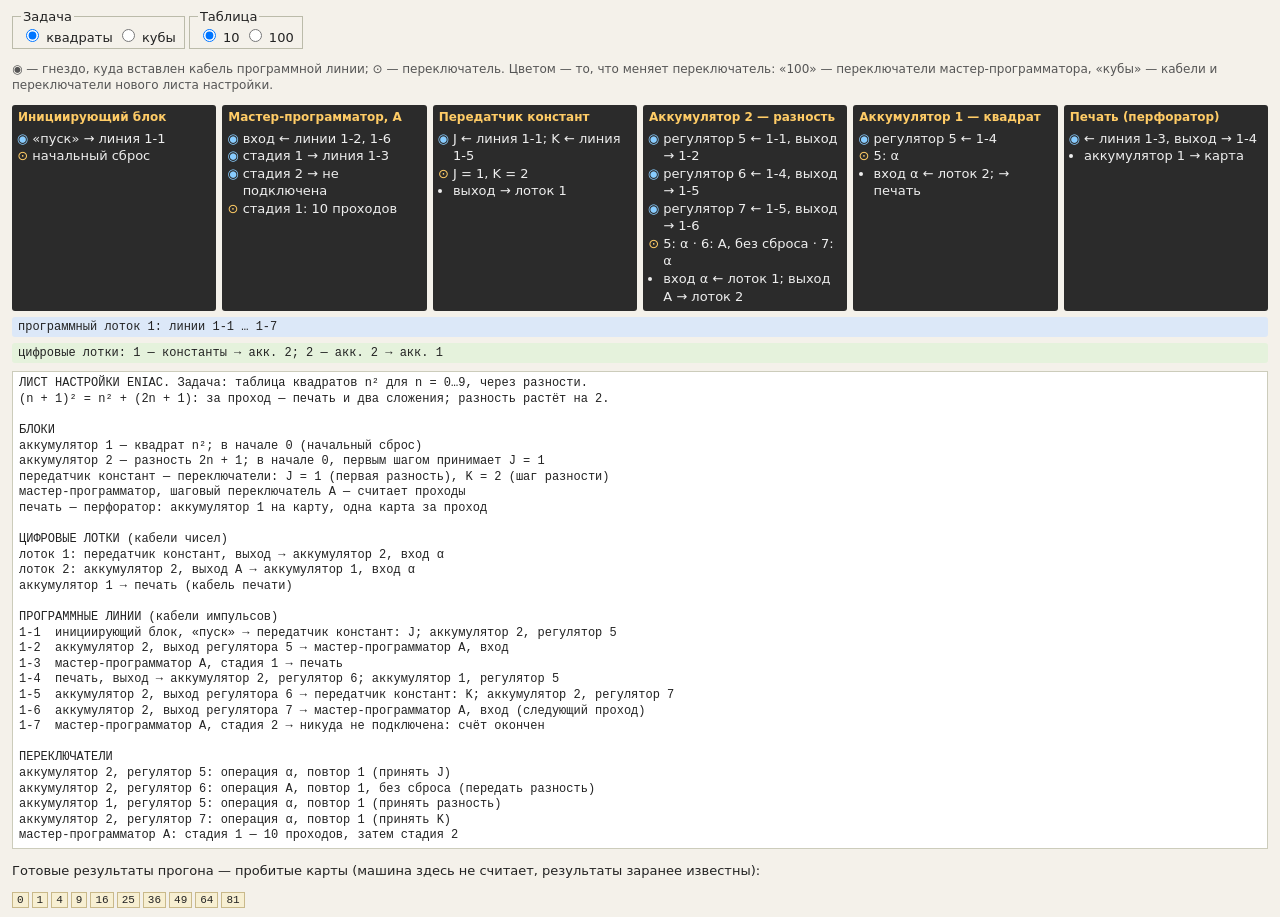
<file: src/TimeSlices.Web/Content/slices/cpu-cycle/examples/squares/implementations/eniac-1946/index.html>
<!DOCTYPE html>
<!-- Средство визуализации, не код эпохи: схема панелей ENIAC для задач «таблица квадратов» и «таблица кубов».
     Машина не эмулируется — показаны листы настройки и готовые результаты прогона (CLAUDE.md, ADR 0007).
     Показываемый код — code/setup-sheet.txt и code/setup-sheet-cubes.txt; их копии ниже (id="sheet", id="sheetCubes")
     должны совпадать с ними дословно (ADR 0006). -->
<html lang="ru">
<head>
<meta charset="utf-8">
<title>Таблица квадратов: ENIAC, 1946</title>
<style>
  body { margin: 0; padding: 8px 12px; font: 13px/1.35 system-ui, sans-serif; background: #f4f1ea; color: #222; }
  #controls { margin: 0 0 8px; }
  fieldset { display: inline; border: 1px solid #bba; padding: 0 8px 2px; margin: 0; }
  #panels { display: flex; flex-wrap: wrap; gap: 6px; }
  .panel { flex: 1 1 10.5em; background: #2b2b2b; color: #eee; border-radius: 3px; padding: 4px 6px 6px; }
  .panel h3 { margin: 0 0 4px; font-size: 12px; color: #fc6; }
  .panel ul { margin: 0; padding-left: 1.1em; }
  .panel li.jack::marker { content: "◉ "; color: #8cf; }
  .panel li.switch::marker { content: "⊙ "; color: #fc6; }
  .panel .changed { background: #c05a00; color: #fff; }
  .tray { margin: 6px 0 0; padding: 3px 6px; border-radius: 3px; font: 12px monospace; }
  .tray.program { background: #dce8f8; }
  .tray.digit { background: #e5f2dc; }
  .tray.changed { outline: 2px solid #c05a00; }
  #sheet-view { font: 12px/1.3 monospace; background: #fff; border: 1px solid #ccb; padding: 4px 6px; margin: 8px 0; white-space: pre-wrap; }
  #sheet-view span { display: block; }
  #sheet-view .changed { background: #ffd9a8; }
  #cards { display: flex; flex-wrap: wrap; gap: 3px; font: 11px monospace; }
  #cards span { background: #f7efd2; border: 1px solid #c9b98a; padding: 1px 4px; }
  #summary { margin: 4px 0; }
  .legend { color: #555; font-size: 12px; }
</style>
</head>
<body>
<div id="controls">
  <fieldset><legend>Задача</legend>
    <label><input type="radio" name="task" value="squares" checked> квадраты</label>
    <label><input type="radio" name="task" value="cubes"> кубы</label>
  </fieldset>
  <fieldset><legend>Таблица</legend>
    <label><input type="radio" name="n" value="10" checked> 10</label>
    <label><input type="radio" name="n" value="100"> 100</label>
  </fieldset>
  <span id="summary" aria-live="polite"></span>
</div>
<p class="legend">◉ — гнездо, куда вставлен кабель программной линии; ⊙ — переключатель. Цветом — то, что меняет переключатель:
  «100» — переключатели мастер-программатора, «кубы» — кабели и переключатели нового листа настройки.</p>
<div id="panels"></div>
<div class="tray program" id="tray-program"></div>
<div class="tray digit" id="tray-digit"></div>
<div id="sheet-view" aria-label="Лист настройки"></div>
<p>Готовые результаты прогона — пробитые карты (машина здесь не считает, результаты заранее известны):</p>
<div id="cards"></div>
<script type="text/plain" id="sheet" data-code="code/setup-sheet.txt">ЛИСТ НАСТРОЙКИ ENIAC. Задача: таблица квадратов n² для n = 0…9, через разности.
(n + 1)² = n² + (2n + 1): за проход — печать и два сложения; разность растёт на 2.

БЛОКИ
аккумулятор 1 — квадрат n²; в начале 0 (начальный сброс)
аккумулятор 2 — разность 2n + 1; в начале 0, первым шагом принимает J = 1
передатчик констант — переключатели: J = 1 (первая разность), K = 2 (шаг разности)
мастер-программатор, шаговый переключатель A — считает проходы
печать — перфоратор: аккумулятор 1 на карту, одна карта за проход

ЦИФРОВЫЕ ЛОТКИ (кабели чисел)
лоток 1: передатчик констант, выход → аккумулятор 2, вход α
лоток 2: аккумулятор 2, выход A → аккумулятор 1, вход α
аккумулятор 1 → печать (кабель печати)

ПРОГРАММНЫЕ ЛИНИИ (кабели импульсов)
1-1  инициирующий блок, «пуск» → передатчик констант: J; аккумулятор 2, регулятор 5
1-2  аккумулятор 2, выход регулятора 5 → мастер-программатор A, вход
1-3  мастер-программатор A, стадия 1 → печать
1-4  печать, выход → аккумулятор 2, регулятор 6; аккумулятор 1, регулятор 5
1-5  аккумулятор 2, выход регулятора 6 → передатчик констант: K; аккумулятор 2, регулятор 7
1-6  аккумулятор 2, выход регулятора 7 → мастер-программатор A, вход (следующий проход)
1-7  мастер-программатор A, стадия 2 → никуда не подключена: счёт окончен

ПЕРЕКЛЮЧАТЕЛИ
аккумулятор 2, регулятор 5: операция α, повтор 1 (принять J)
аккумулятор 2, регулятор 6: операция A, повтор 1, без сброса (передать разность)
аккумулятор 1, регулятор 5: операция α, повтор 1 (принять разность)
аккумулятор 2, регулятор 7: операция α, повтор 1 (принять K)
мастер-программатор A: стадия 1 — 10 проходов, затем стадия 2
</script>
<script type="text/plain" id="sheetCubes" data-code="code/setup-sheet-cubes.txt">ЛИСТ НАСТРОЙКИ ENIAC. Задача: таблица кубов n³ для n = 0…9, через разности.
(n + 1)³ = n³ + d1, d1 += d2, d2 += 6: за проход — печать и три сложения.

БЛОКИ
аккумулятор 1 — куб n³; в начале 0 (начальный сброс)
аккумулятор 2 — первая разность d1; в начале 0, первым шагом принимает J = 1
аккумулятор 3 — вторая разность d2; в начале 0, вторым шагом принимает K = 6
передатчик констант — переключатели: J = 1 (первая d1), K = 6 (первая d2 и шаг d2)
мастер-программатор, шаговый переключатель A — считает проходы
печать — перфоратор: аккумулятор 1 на карту, одна карта за проход

ЦИФРОВЫЕ ЛОТКИ (кабели чисел)
лоток 1: передатчик констант, выход → аккумулятор 2, вход α; аккумулятор 3, вход α
лоток 2: аккумулятор 2, выход A → аккумулятор 1, вход α
лоток 3: аккумулятор 3, выход A → аккумулятор 2, вход β
аккумулятор 1 → печать (кабель печати)

ПРОГРАММНЫЕ ЛИНИИ (кабели импульсов)
1-1  инициирующий блок, «пуск» → передатчик констант: J; аккумулятор 2, регулятор 5
1-2  аккумулятор 2, выход регулятора 5 → передатчик констант: K; аккумулятор 3, регулятор 5
1-3  аккумулятор 3, выход регулятора 5 → мастер-программатор A, вход
1-4  мастер-программатор A, стадия 1 → печать
1-5  печать, выход → аккумулятор 2, регулятор 6; аккумулятор 1, регулятор 5
1-6  аккумулятор 2, выход регулятора 6 → аккумулятор 3, регулятор 6; аккумулятор 2, регулятор 7
1-7  аккумулятор 3, выход регулятора 6 → передатчик констант: K; аккумулятор 3, регулятор 7
1-8  аккумулятор 3, выход регулятора 7 → мастер-программатор A, вход (следующий проход)
1-9  мастер-программатор A, стадия 2 → никуда не подключена: счёт окончен

ПЕРЕКЛЮЧАТЕЛИ
аккумулятор 2, регулятор 5: операция α, повтор 1 (принять J)
аккумулятор 2, регулятор 6: операция A, повтор 1, без сброса (передать d1)
аккумулятор 1, регулятор 5: операция α, повтор 1 (принять d1)
аккумулятор 3, регулятор 5: операция α, повтор 1 (принять K)
аккумулятор 3, регулятор 6: операция A, повтор 1, без сброса (передать d2)
аккумулятор 2, регулятор 7: операция β, повтор 1 (принять d2)
аккумулятор 3, регулятор 7: операция α, повтор 1 (принять K)
мастер-программатор A: стадия 1 — 10 проходов, затем стадия 2
</script>
<script src="eniac.js"></script>
</body>
</html>
</file>
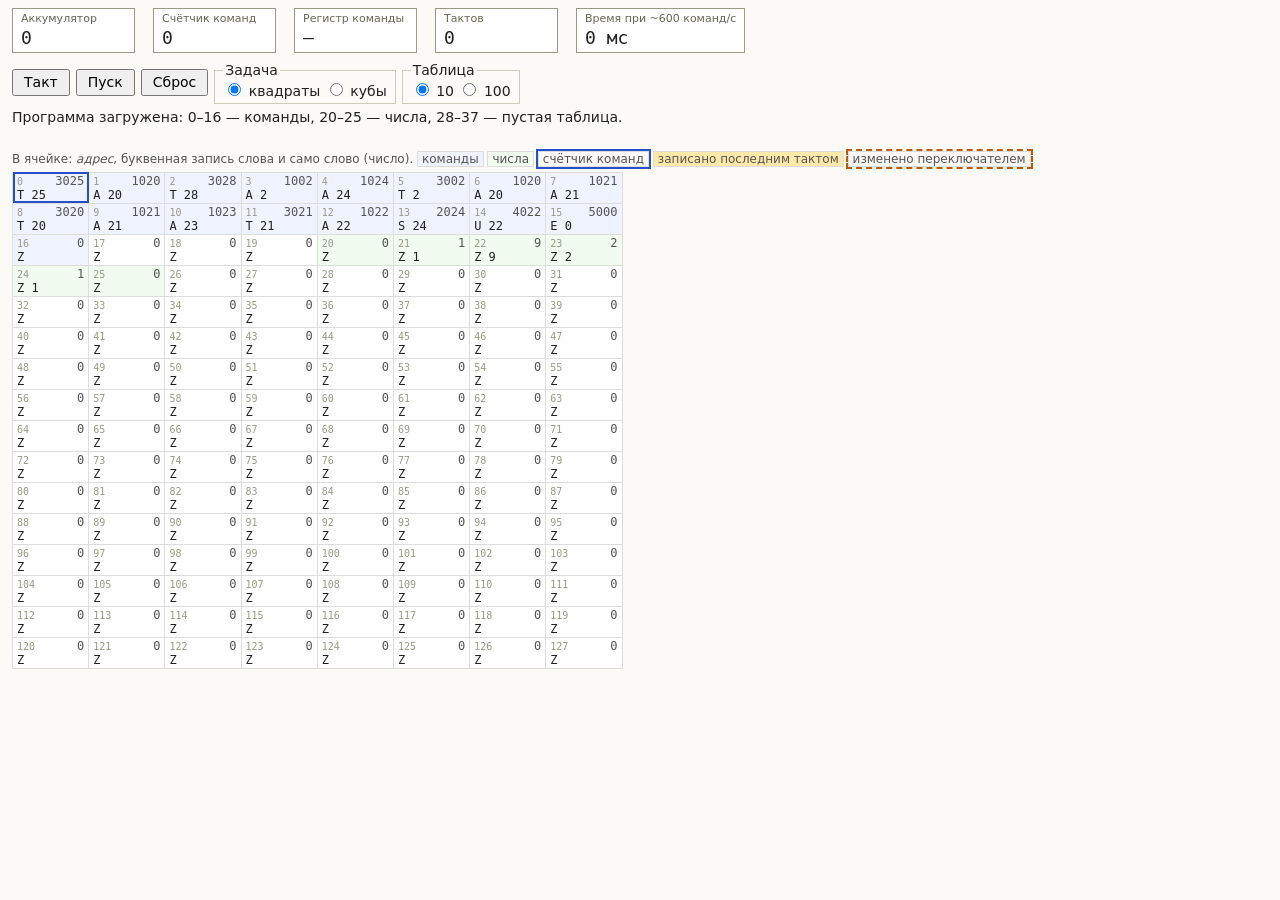
<file: src/TimeSlices.Web/Content/slices/cpu-cycle/examples/squares/implementations/stored-program-1949/index.html>
<!DOCTYPE html>
<!-- Средство визуализации, не код эпохи: учебная машина с хранимой программой (не EDSAC и не эмуляция
     настоящей машины, CLAUDE.md). Показываемый код — code/squares.txt и code/cubes.txt; их копии ниже
     (id="program", id="cubes") должны совпадать с ними дословно (ADR 0006): машина загружает память из этих копий. -->
<html lang="ru">
<head>
<meta charset="utf-8">
<title>Таблица квадратов: учебная машина, 1949</title>
<style>
  body { margin: 0; padding: 8px 12px; font: 14px/1.35 system-ui, sans-serif; background: #fbfaf6; color: #222; }
  #top { display: flex; flex-wrap: wrap; gap: 8px 18px; align-items: flex-end; }
  .reg { border: 1px solid #998; background: #fff; padding: 3px 8px; min-width: 7.5em; }
  .reg b { display: block; font-size: 11px; font-weight: normal; color: #665; }
  .reg span { font: 18px monospace; }
  #controls { display: flex; flex-wrap: wrap; gap: 6px; align-items: center; margin: 8px 0 4px; }
  button { font: inherit; padding: 2px 10px; }
  fieldset { display: inline; border: 1px solid #ccb; padding: 0 8px 2px; margin: 0; }
  #status { min-height: 2.7em; margin: 4px 0 6px; }
  #status.error { color: #a00; }
  #memory { border-collapse: collapse; font: 12px monospace; }
  #memory td { border: 1px solid #ddd; padding: 1px 4px; width: 5.6em; vertical-align: top; background: #fff; }
  #memory td i { font-style: normal; color: #998; font-size: 10px; }
  #memory td .w { color: #555; float: right; }
  #memory td.prog { background: #eef3ff; }
  #memory td.data { background: #f2fbef; }
  #memory td.pc { outline: 2px solid #2650c9; outline-offset: -2px; }
  #memory td.changed { background: #ffe9a8; }
  #memory td.toggled { outline: 2px dashed #c05a00; outline-offset: -2px; }
  #legend { font-size: 12px; color: #555; margin: 4px 0; }
  #legend span { padding: 0 4px; border: 1px solid #ddd; }
  #printer { font: 12px monospace; color: #333; }
</style>
</head>
<body>
<div id="top">
  <div class="reg"><b>Аккумулятор</b><span id="acc">0</span></div>
  <div class="reg"><b>Счётчик команд</b><span id="pc">0</span></div>
  <div class="reg"><b>Регистр команды</b><span id="ir">—</span></div>
  <div class="reg"><b>Тактов</b><span id="ticks">0</span></div>
  <div class="reg"><b>Время при ~600 команд/с</b><span id="time">0 мс</span></div>
</div>
<div id="controls">
  <button type="button" id="step">Такт</button>
  <button type="button" id="run">Пуск</button>
  <button type="button" id="reset">Сброс</button>
  <fieldset><legend>Задача</legend>
    <label><input type="radio" name="task" value="program" checked> квадраты</label>
    <label><input type="radio" name="task" value="cubes"> кубы</label>
  </fieldset>
  <fieldset><legend>Таблица</legend>
    <label><input type="radio" name="n" value="9" checked> 10</label>
    <label><input type="radio" name="n" value="99"> 100</label>
  </fieldset>
</div>
<p id="status" aria-live="polite"></p>
<p id="legend">В ячейке: <i>адрес</i>, буквенная запись слова и само слово (число).
  <span style="background:#eef3ff">команды</span> <span style="background:#f2fbef">числа</span>
  <span style="outline:2px solid #2650c9">счётчик команд</span> <span style="background:#ffe9a8">записано последним тактом</span>
  <span style="outline:2px dashed #c05a00">изменено переключателем</span></p>
<table id="memory" aria-label="Память: 128 ячеек"></table>
<p id="printer"></p>
<script type="text/plain" id="program" data-code="code/squares.txt">Таблица квадратов через разности: (n + 1)² = n² + (2n + 1). Только сложение.
Учебная машина: слово команды = код операции × 1000 + адрес.
Коды операций: Z 0, A 1, S 2, T 3, U 4, E 5, G 6, O 7.

Адрес  Команда  Слово  Смысл
    0  T 25      3025  очистить аккумулятор
    1  A 20      1020  взять текущий квадрат
    2  T 28      3028  записать в таблицу — эту команду программа меняет
    3  A 2       1002  взять саму команду из ячейки 2 как число
    4  A 24      1024  прибавить 1 — адрес в команде сдвинулся
    5  T 2       3002  вернуть команду на место: теперь T 29
    6  A 20      1020  квадрат += разность
    7  A 21      1021
    8  T 20      3020
    9  A 21      1021  разность += 2
   10  A 23      1023
   11  T 21      3021
   12  A 22      1022  счётчик −= 1
   13  S 24      2024
   14  U 22      4022
   15  E 0       5000  если счётчик ≥ 0 — следующий проход
   16  Z            0  стоп

Адрес  Число  Смысл
   20      0  текущий квадрат
   21      1  разность
   22      9  счётчик: N − 1 (10 квадратов — 9, 100 квадратов — 99)
   23      2  константа 2
   24      1  константа 1
   25      0  рабочая
28–37      0  таблица (для 100 квадратов — 28–127), в начале пустая
</script>
<script type="text/plain" id="cubes" data-code="code/cubes.txt">Таблица кубов через разности: куб += d1, d1 += d2, d2 += 6. Только сложение.
Учебная машина: слово команды = код операции × 1000 + адрес.
Коды операций: Z 0, A 1, S 2, T 3, U 4, E 5, G 6, O 7.

Адрес  Команда  Слово  Смысл
    0  T 25      3025  очистить аккумулятор
    1  A 20      1020  взять текущий куб
    2  T 28      3028  записать в таблицу — эту команду программа меняет
    3  A 2       1002  взять саму команду из ячейки 2 как число
    4  A 24      1024  прибавить 1 — адрес в команде сдвинулся
    5  T 2       3002  вернуть команду на место: теперь T 29
    6  A 20      1020  куб += d1
    7  A 21      1021
    8  T 20      3020
    9  A 21      1021  d1 += d2
   10  A 26      1026
   11  T 21      3021
   12  A 26      1026  d2 += 6
   13  A 23      1023
   14  T 26      3026
   15  A 22      1022  счётчик −= 1
   16  S 24      2024
   17  U 22      4022
   18  E 0       5000  если счётчик ≥ 0 — следующий проход
   19  Z            0  стоп

Адрес  Число  Смысл
   20      0  текущий куб
   21      1  d1 — первая разность
   22      9  счётчик: N − 1 (10 кубов — 9, 100 кубов — 99)
   23      6  константа 6
   24      1  константа 1
   25      0  рабочая
   26      6  d2 — вторая разность
28–37      0  таблица (для 100 кубов — 28–127), в начале пустая
</script>
<script src="machine.js"></script>
</body>
</html>
</file>
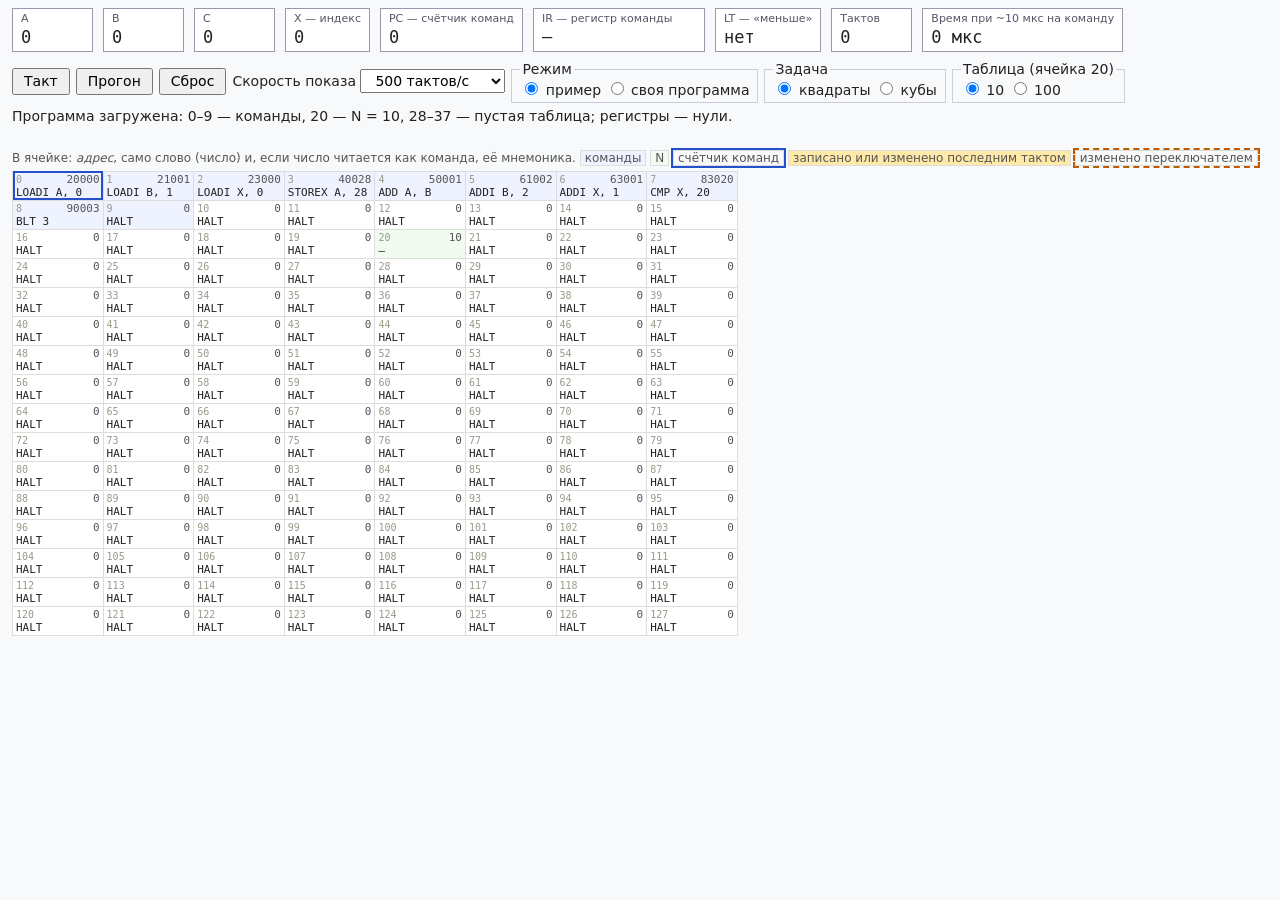
<file: src/TimeSlices.Web/Content/slices/eniac-1946/examples/squares/implementations/register-machine-1960/index.html>
<!DOCTYPE html>
<!-- Средство визуализации, не код эпохи: учебная машина с регистрами (docs/spec/register-machine.md; обобщённая
     машина около 1960 года, не эмуляция настоящей, CLAUDE.md). Показываемый код — code/squares.txt и code/cubes.txt;
     их копии ниже (id="squares", id="cubes") должны совпадать с ними дословно (ADR 0006): машина загружает память из этих копий. -->
<html lang="ru">
<head>
<meta charset="utf-8">
<title>Таблица квадратов: машина с регистрами, около 1960</title>
<style>
  body { margin: 0; padding: 8px 12px; font: 14px/1.35 system-ui, sans-serif; background: #f7f9fb; color: #222; }
  #top { display: flex; flex-wrap: wrap; gap: 6px 10px; align-items: flex-end; }
  .reg { border: 1px solid #99a; background: #fff; padding: 3px 8px; min-width: 4.5em; }
  .reg.wide { min-width: 11em; }
  .reg b { display: block; font-size: 11px; font-weight: normal; color: #556; }
  .reg span { font: 17px monospace; }
  .reg.changed { background: #ffe9a8; }
  #controls { display: flex; flex-wrap: wrap; gap: 6px; align-items: center; margin: 8px 0 4px; }
  button, select { font: inherit; padding: 2px 10px; }
  fieldset { display: inline; border: 1px solid #ccd; padding: 0 8px 2px; margin: 0; }
  #status { min-height: 2.7em; margin: 4px 0 6px; }
  #status.error { color: #a00; }
  #memory { border-collapse: collapse; font: 11px monospace; }
  #memory td { border: 1px solid #ddd; padding: 1px 3px; width: 7.6em; vertical-align: top; background: #fff; white-space: nowrap; }
  #memory td i { font-style: normal; color: #998; font-size: 10px; }
  #memory td .w { color: #555; float: right; }
  #memory td.prog { background: #eef3ff; }
  #memory td.data { background: #f2fbef; }
  #memory td.pc { outline: 2px solid #2650c9; outline-offset: -2px; }
  #memory td.changed { background: #ffe9a8; }
  #memory td.toggled { outline: 2px dashed #c05a00; outline-offset: -2px; }
  #legend { font-size: 12px; color: #555; margin: 4px 0; }
  #legend span { padding: 0 4px; border: 1px solid #ddd; }
  #example-switches { display: contents; }
  #example-switches[hidden] { display: none; }
  #own { margin: 6px 0; }
  #own textarea { display: block; width: 100%; max-width: 46em; box-sizing: border-box; font: 13px monospace; }
  #own .row { display: flex; flex-wrap: wrap; gap: 6px 12px; align-items: center; margin: 4px 0; }
  #own .note { font-size: 12px; color: #555; margin: 2px 0; }
  #errors { color: #a00; margin: 4px 0; }
  #n-own { width: 5em; font: inherit; }
</style>
</head>
<body>
<div id="top">
  <div class="reg"><b>A</b><span id="reg-A">0</span></div>
  <div class="reg"><b>B</b><span id="reg-B">0</span></div>
  <div class="reg"><b>C</b><span id="reg-C">0</span></div>
  <div class="reg"><b>X — индекс</b><span id="reg-X">0</span></div>
  <div class="reg"><b>PC — счётчик команд</b><span id="reg-PC">0</span></div>
  <div class="reg wide"><b>IR — регистр команды</b><span id="reg-IR">—</span></div>
  <div class="reg"><b>LT — «меньше»</b><span id="reg-LT">нет</span></div>
  <div class="reg"><b>Тактов</b><span id="ticks">0</span></div>
  <div class="reg"><b>Время при ~10 мкс на команду</b><span id="time">0 мкс</span></div>
</div>
<div id="controls">
  <button type="button" id="step">Такт</button>
  <button type="button" id="run">Прогон</button>
  <button type="button" id="reset">Сброс</button>
  <label>Скорость показа
    <select id="speed">
      <option value="5">5 тактов/с</option>
      <option value="50">50 тактов/с</option>
      <option value="500" selected>500 тактов/с</option>
      <option value="5000">5000 тактов/с</option>
    </select></label>
  <fieldset><legend>Режим</legend>
    <label><input type="radio" name="mode" value="example" checked> пример</label>
    <label><input type="radio" name="mode" value="own"> своя программа</label>
  </fieldset>
  <div id="example-switches">
  <fieldset><legend>Задача</legend>
    <label><input type="radio" name="task" value="squares" checked> квадраты</label>
    <label><input type="radio" name="task" value="cubes"> кубы</label>
  </fieldset>
  <fieldset><legend>Таблица (ячейка 20)</legend>
    <label><input type="radio" name="n" value="10" checked> 10</label>
    <label><input type="radio" name="n" value="100"> 100</label>
  </fieldset>
  </div>
</div>
<section id="own" hidden aria-label="Своя программа">
  <label for="source">Программа: строка на ячейку — <code>[адрес:] МНЕМОНИКА операнды</code>, данные — <code>адрес: число</code>,
    комментарий — после <code>;</code>. Команды: HALT, LOAD, LOADI, STORE, STOREX, ADD, ADDI, SUB, CMP, BLT.</label>
  <textarea id="source" rows="14" spellcheck="false"></textarea>
  <p class="note">Текст программы не сохраняется между заходами: сборка в рамке не имеет доступа к хранилищу браузера.
    Скопируйте программу, если она понадобится.</p>
  <div class="row">
    <button type="button" id="write">Записать в память</button>
    <button type="button" id="restore">Вернуть пример</button>
    <label>N в ячейке 20 <input type="number" id="n-own" min="1" max="100" value="10"></label>
  </div>
  <ul id="errors" hidden aria-live="polite"></ul>
</section>
<p id="status" aria-live="polite"></p>
<p id="legend">В ячейке: <i>адрес</i>, само слово (число) и, если число читается как команда, её мнемоника.
  <span style="background:#eef3ff">команды</span> <span style="background:#f2fbef">N</span>
  <span style="outline:2px solid #2650c9">счётчик команд</span> <span style="background:#ffe9a8">записано или изменено последним тактом</span>
  <span style="outline:2px dashed #c05a00">изменено переключателем</span></p>
<table id="memory" aria-label="Память: 128 ячеек"></table>
<script type="text/plain" id="squares" data-code="code/squares.txt">Квадраты: (i + 1)² = i² + (2i + 1)

Адрес  Команда         Слово  Смысл
    0  LOADI  A, 0     20000  A — текущий квадрат, i² = 0
    1  LOADI  B, 1     21001  B — разность 2i + 1
    2  LOADI  X, 0     23000  X — индекс i
    3  STOREX A, 28    40028  [28 + i] := i²            ← начало цикла
    4  ADD    A, B     50001  квадрат += разность
    5  ADDI   B, 2     61002  разность += 2
    6  ADDI   X, 1     63001  i += 1
    7  CMP    X, 20    83020  i < N ?
    8  BLT    3        90003  да — следующая строка
    9  HALT                0  стоп
</script>
<script type="text/plain" id="cubes" data-code="code/cubes.txt">Кубы: (i + 1)³ = i³ + d₁, d₁ += d₂, d₂ += 6 (d₁ = 3i² + 3i + 1, d₂ = 6i + 6)

Адрес  Команда         Слово  Смысл
    0  LOADI  A, 0     20000  A — текущий куб
    1  LOADI  B, 1     21001  B — первая разность d₁
    2  LOADI  C, 6     22006  C — вторая разность d₂
    3  LOADI  X, 0     23000  X — индекс i
    4  STOREX A, 28    40028  [28 + i] := i³            ← начало цикла
    5  ADD    A, B     50001  куб += d₁
    6  ADD    B, C     51002  d₁ += d₂
    7  ADDI   C, 6     62006  d₂ += 6
    8  ADDI   X, 1     63001  i += 1
    9  CMP    X, 20    83020  i < N ?
   10  BLT    4        90004  да — следующая строка
   11  HALT                0  стоп
</script>
<script src="assembler.js"></script>
<script src="machine.js"></script>
</body>
</html>
</file>
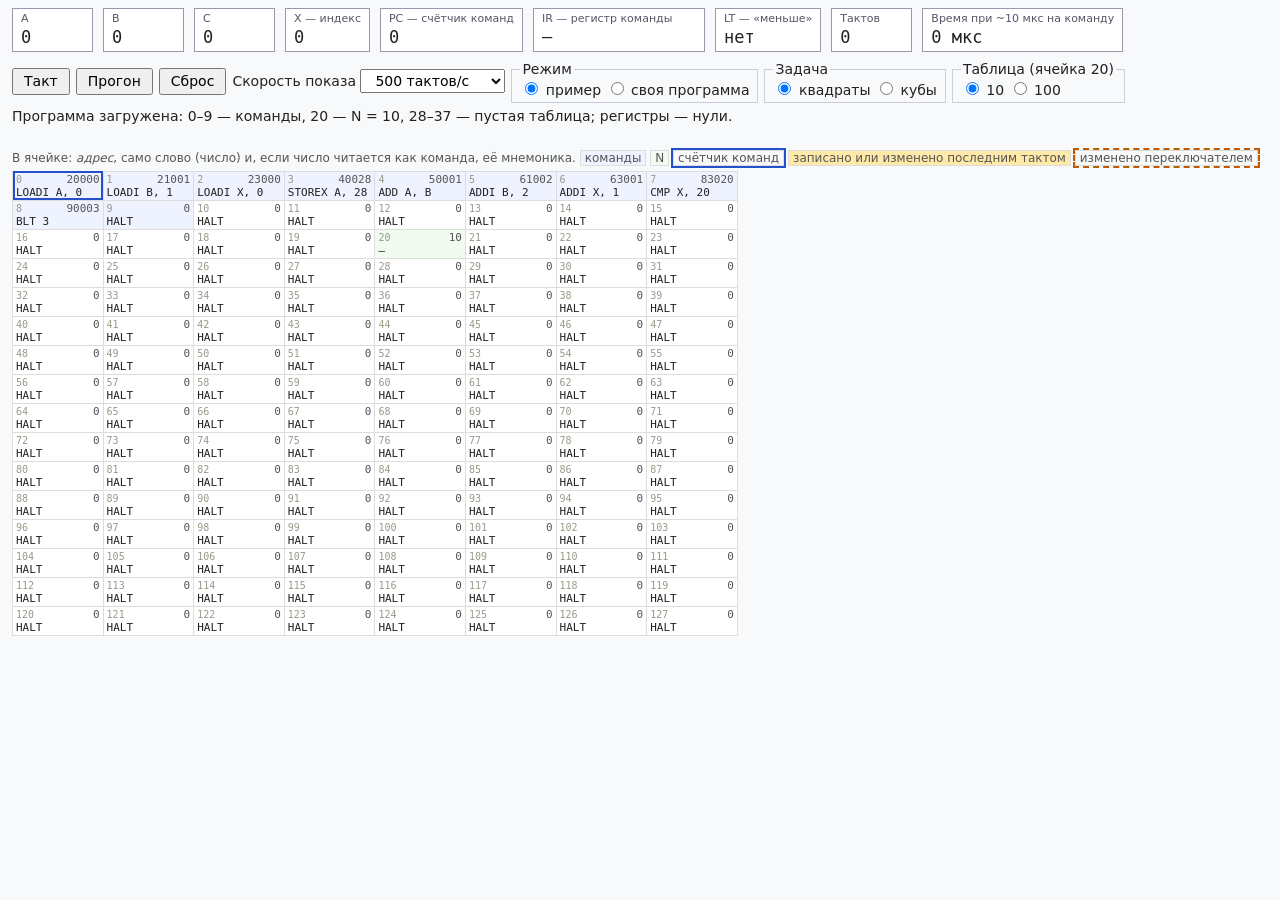
<file: src/TimeSlices.Web/Content/slices/eniac-1946/examples/squares/implementations/register-machine-1965/index.html>
<!DOCTYPE html>
<!-- Средство визуализации, не код эпохи: учебная машина с регистрами (docs/spec/register-machine.md; обобщённая
     машина около 1965 года, не эмуляция настоящей, CLAUDE.md). Показываемый код — code/squares.txt и code/cubes.txt;
     их копии ниже (id="squares", id="cubes") должны совпадать с ними дословно (ADR 0006): машина загружает память из этих копий. -->
<html lang="ru">
<head>
<meta charset="utf-8">
<title>Таблица квадратов: машина с регистрами, около 1965</title>
<style>
  body { margin: 0; padding: 8px 12px; font: 14px/1.35 system-ui, sans-serif; background: #f7f9fb; color: #222; }
  #top { display: flex; flex-wrap: wrap; gap: 6px 10px; align-items: flex-end; }
  .reg { border: 1px solid #99a; background: #fff; padding: 3px 8px; min-width: 4.5em; }
  .reg.wide { min-width: 11em; }
  .reg b { display: block; font-size: 11px; font-weight: normal; color: #556; }
  .reg span { font: 17px monospace; }
  .reg.changed { background: #ffe9a8; }
  #controls { display: flex; flex-wrap: wrap; gap: 6px; align-items: center; margin: 8px 0 4px; }
  button, select { font: inherit; padding: 2px 10px; }
  fieldset { display: inline; border: 1px solid #ccd; padding: 0 8px 2px; margin: 0; }
  #status { min-height: 2.7em; margin: 4px 0 6px; }
  #status.error { color: #a00; }
  #memory { border-collapse: collapse; font: 11px monospace; }
  #memory td { border: 1px solid #ddd; padding: 1px 3px; width: 7.6em; vertical-align: top; background: #fff; white-space: nowrap; }
  #memory td i { font-style: normal; color: #998; font-size: 10px; }
  #memory td .w { color: #555; float: right; }
  #memory td.prog { background: #eef3ff; }
  #memory td.data { background: #f2fbef; }
  #memory td.pc { outline: 2px solid #2650c9; outline-offset: -2px; }
  #memory td.changed { background: #ffe9a8; }
  #memory td.toggled { outline: 2px dashed #c05a00; outline-offset: -2px; }
  #legend { font-size: 12px; color: #555; margin: 4px 0; }
  #legend span { padding: 0 4px; border: 1px solid #ddd; }
  #example-switches { display: contents; }
  #example-switches[hidden] { display: none; }
  #own { margin: 6px 0; }
  #own textarea { display: block; width: 100%; max-width: 46em; box-sizing: border-box; font: 13px monospace; }
  #own .row { display: flex; flex-wrap: wrap; gap: 6px 12px; align-items: center; margin: 4px 0; }
  #own .note { font-size: 12px; color: #555; margin: 2px 0; }
  #errors { color: #a00; margin: 4px 0; }
  #n-own { width: 5em; font: inherit; }
</style>
</head>
<body>
<div id="top">
  <div class="reg"><b>A</b><span id="reg-A">0</span></div>
  <div class="reg"><b>B</b><span id="reg-B">0</span></div>
  <div class="reg"><b>C</b><span id="reg-C">0</span></div>
  <div class="reg"><b>X — индекс</b><span id="reg-X">0</span></div>
  <div class="reg"><b>PC — счётчик команд</b><span id="reg-PC">0</span></div>
  <div class="reg wide"><b>IR — регистр команды</b><span id="reg-IR">—</span></div>
  <div class="reg"><b>LT — «меньше»</b><span id="reg-LT">нет</span></div>
  <div class="reg"><b>Тактов</b><span id="ticks">0</span></div>
  <div class="reg"><b>Время при ~10 мкс на команду</b><span id="time">0 мкс</span></div>
</div>
<div id="controls">
  <button type="button" id="step">Такт</button>
  <button type="button" id="run">Прогон</button>
  <button type="button" id="reset">Сброс</button>
  <label>Скорость показа
    <select id="speed">
      <option value="5">5 тактов/с</option>
      <option value="50">50 тактов/с</option>
      <option value="500" selected>500 тактов/с</option>
      <option value="5000">5000 тактов/с</option>
    </select></label>
  <fieldset><legend>Режим</legend>
    <label><input type="radio" name="mode" value="example" checked> пример</label>
    <label><input type="radio" name="mode" value="own"> своя программа</label>
  </fieldset>
  <div id="example-switches">
  <fieldset><legend>Задача</legend>
    <label><input type="radio" name="task" value="squares" checked> квадраты</label>
    <label><input type="radio" name="task" value="cubes"> кубы</label>
  </fieldset>
  <fieldset><legend>Таблица (ячейка 20)</legend>
    <label><input type="radio" name="n" value="10" checked> 10</label>
    <label><input type="radio" name="n" value="100"> 100</label>
  </fieldset>
  </div>
</div>
<section id="own" hidden aria-label="Своя программа">
  <label for="source">Программа: строка на ячейку — <code>[адрес:] МНЕМОНИКА операнды</code>, данные — <code>адрес: число</code>,
    комментарий — после <code>;</code>. Команды: HALT, LOAD, LOADI, STORE, STOREX, ADD, ADDI, SUB, CMP, BLT.</label>
  <textarea id="source" rows="14" spellcheck="false"></textarea>
  <p class="note">Текст программы не сохраняется между заходами: сборка в рамке не имеет доступа к хранилищу браузера.
    Скопируйте программу, если она понадобится.</p>
  <div class="row">
    <button type="button" id="write">Записать в память</button>
    <button type="button" id="restore">Вернуть пример</button>
    <label>N в ячейке 20 <input type="number" id="n-own" min="1" max="100" value="10"></label>
  </div>
  <ul id="errors" hidden aria-live="polite"></ul>
</section>
<p id="status" aria-live="polite"></p>
<p id="legend">В ячейке: <i>адрес</i>, само слово (число) и, если число читается как команда, её мнемоника.
  <span style="background:#eef3ff">команды</span> <span style="background:#f2fbef">N</span>
  <span style="outline:2px solid #2650c9">счётчик команд</span> <span style="background:#ffe9a8">записано или изменено последним тактом</span>
  <span style="outline:2px dashed #c05a00">изменено переключателем</span></p>
<table id="memory" aria-label="Память: 128 ячеек"></table>
<script type="text/plain" id="squares" data-code="code/squares.txt">Квадраты: (i + 1)² = i² + (2i + 1)

Адрес  Команда         Слово  Смысл
    0  LOADI  A, 0     20000  A — текущий квадрат, i² = 0
    1  LOADI  B, 1     21001  B — разность 2i + 1
    2  LOADI  X, 0     23000  X — индекс i
    3  STOREX A, 28    40028  [28 + i] := i²            ← начало цикла
    4  ADD    A, B     50001  квадрат += разность
    5  ADDI   B, 2     61002  разность += 2
    6  ADDI   X, 1     63001  i += 1
    7  CMP    X, 20    83020  i < N ?
    8  BLT    3        90003  да — следующая строка
    9  HALT                0  стоп
</script>
<script type="text/plain" id="cubes" data-code="code/cubes.txt">Кубы: (i + 1)³ = i³ + d₁, d₁ += d₂, d₂ += 6 (d₁ = 3i² + 3i + 1, d₂ = 6i + 6)

Адрес  Команда         Слово  Смысл
    0  LOADI  A, 0     20000  A — текущий куб
    1  LOADI  B, 1     21001  B — первая разность d₁
    2  LOADI  C, 6     22006  C — вторая разность d₂
    3  LOADI  X, 0     23000  X — индекс i
    4  STOREX A, 28    40028  [28 + i] := i³            ← начало цикла
    5  ADD    A, B     50001  куб += d₁
    6  ADD    B, C     51002  d₁ += d₂
    7  ADDI   C, 6     62006  d₂ += 6
    8  ADDI   X, 1     63001  i += 1
    9  CMP    X, 20    83020  i < N ?
   10  BLT    4        90004  да — следующая строка
   11  HALT                0  стоп
</script>
<script src="assembler.js"></script>
<script src="machine.js"></script>
</body>
</html>
</file>
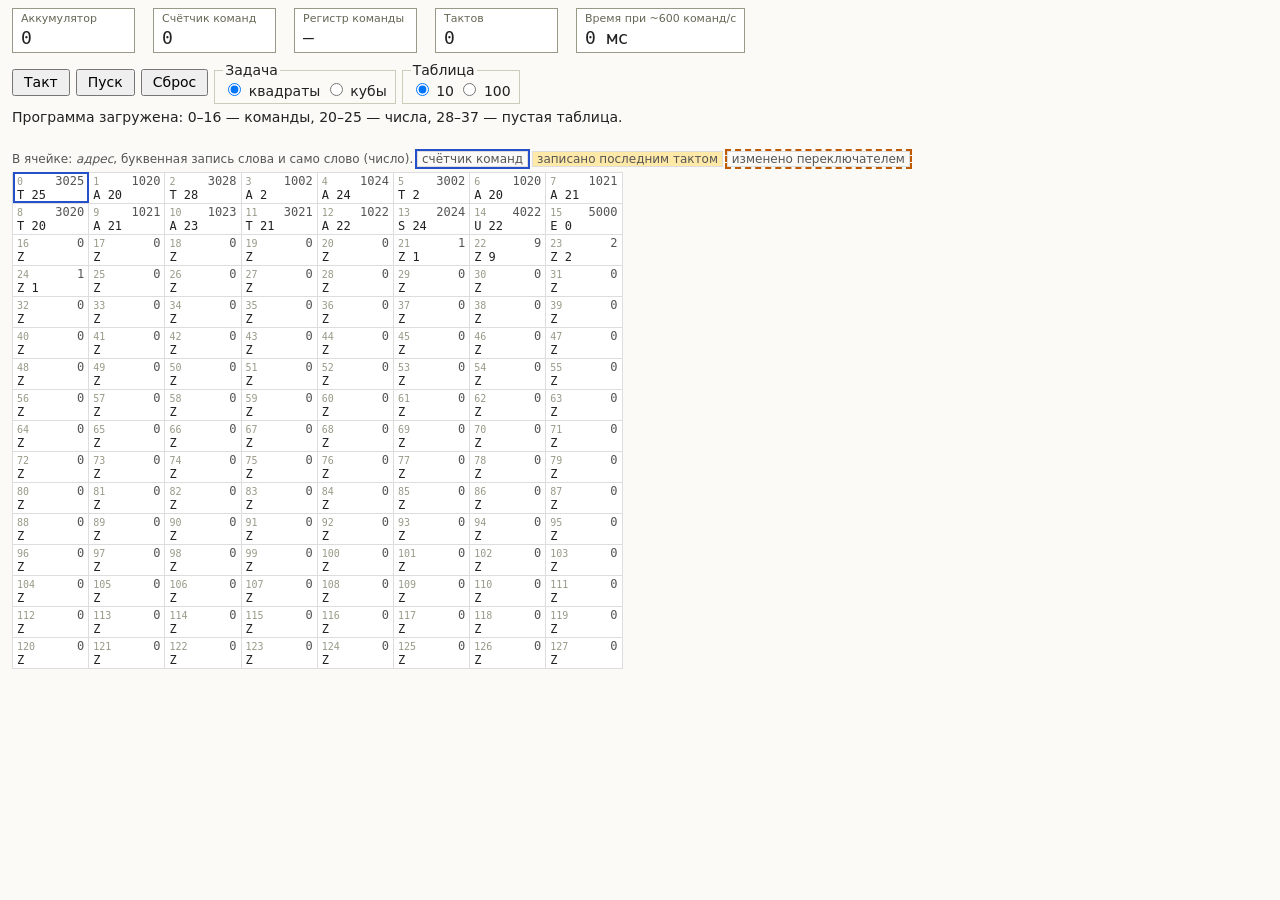
<file: src/TimeSlices.Web/Content/slices/eniac-1946/examples/squares/implementations/stored-program-1949-overview/index.html>
<!DOCTYPE html>
<!-- Средство визуализации, не код эпохи: учебная машина с хранимой программой (не EDSAC и не эмуляция
     настоящей машины, CLAUDE.md). Показываемый код — code/squares.txt и code/cubes.txt; их копии ниже
     (id="program", id="cubes") должны совпадать с ними дословно (ADR 0006): машина загружает память из этих копий.
     Этот файл и machine.js — копии в реализациях stored-program-1949-overview и stored-program-1949; отличаются
     только атрибут data-mode у body и блоки «только полный режим» (их сверяет тест). -->
<html lang="ru">
<head>
<meta charset="utf-8">
<title>Таблица квадратов: учебная машина, 1949</title>
<style>
  body { margin: 0; padding: 8px 12px; font: 14px/1.35 system-ui, sans-serif; background: #fbfaf6; color: #222; }
  #top { display: flex; flex-wrap: wrap; gap: 8px 18px; align-items: flex-end; }
  .reg { border: 1px solid #998; background: #fff; padding: 3px 8px; min-width: 7.5em; }
  .reg b { display: block; font-size: 11px; font-weight: normal; color: #665; }
  .reg span { font: 18px monospace; }
  #controls { display: flex; flex-wrap: wrap; gap: 6px; align-items: center; margin: 8px 0 4px; }
  button { font: inherit; padding: 2px 10px; }
  fieldset { display: inline; border: 1px solid #ccb; padding: 0 8px 2px; margin: 0; }
  #status { min-height: 2.7em; margin: 4px 0 6px; }
  #status.error { color: #a00; }
  #memory { border-collapse: collapse; font: 12px monospace; }
  #memory td { border: 1px solid #ddd; padding: 1px 4px; width: 5.6em; vertical-align: top; background: #fff; }
  #memory td i { font-style: normal; color: #998; font-size: 10px; }
  #memory td .w { color: #555; float: right; }
  #memory td.prog { background: #eef3ff; }
  #memory td.data { background: #f2fbef; }
  #memory td.pc { outline: 2px solid #2650c9; outline-offset: -2px; }
  #memory td.changed { background: #ffe9a8; }
  #memory td.toggled { outline: 2px dashed #c05a00; outline-offset: -2px; }
  #legend { font-size: 12px; color: #555; margin: 4px 0; }
  #legend span { padding: 0 4px; border: 1px solid #ddd; }
  #printer { font: 12px monospace; color: #333; }
  body[data-mode=overview] .full-only { display: none; }
  #compare h2 { font-size: 15px; margin: 12px 0 2px; }
  #compare p { font-size: 12px; color: #555; margin: 2px 0 4px; }
  #compare-table { border-collapse: collapse; font: 12px monospace; }
  #compare-table td { border-top: 1px solid #ccb; border-bottom: 1px solid #ccb; padding: 2px 6px; vertical-align: top; }
  #compare-table td.left { background: #eef6ff; border-left: 1px solid #ccb; }
  #compare-table td.right { background: #eef3ff; }
  #compare-table td.link { color: #776; white-space: nowrap; text-align: center; }
  #compare-table td.why { font: 12px system-ui, sans-serif; color: #555; border-right: 1px solid #ccb; max-width: 22em; }
  #compare-table td .note { color: #887; }
  #compare-table tr.current td { background: #fff3c4; }
  #compare-table tr.current td.left div:not(.note), #compare-table div.now { font-weight: bold; }
  #compare-table div.now { outline: 2px solid #2650c9; outline-offset: -1px; }
</style>
</head>
<body data-mode="overview">
<div id="top">
  <div class="reg"><b>Аккумулятор</b><span id="acc">0</span></div>
  <div class="reg"><b>Счётчик команд</b><span id="pc">0</span></div>
  <div class="reg"><b>Регистр команды</b><span id="ir">—</span></div>
  <div class="reg"><b>Тактов</b><span id="ticks">0</span></div>
  <div class="reg"><b>Время при ~600 команд/с</b><span id="time">0 мс</span></div>
</div>
<div id="controls">
  <button type="button" id="step">Такт</button>
  <button type="button" id="run">Пуск</button>
  <button type="button" id="reset">Сброс</button>
  <fieldset><legend>Задача</legend>
    <label><input type="radio" name="task" value="program" checked> квадраты</label>
    <label><input type="radio" name="task" value="cubes"> кубы</label>
  </fieldset>
  <fieldset><legend>Таблица</legend>
    <label><input type="radio" name="n" value="9" checked> 10</label>
    <label><input type="radio" name="n" value="99"> 100</label>
  </fieldset>
</div>
<p id="status" aria-live="polite"></p>
<p id="legend">В ячейке: <i>адрес</i>, буквенная запись слова и само слово (число).
  <span class="full-only" style="background:#eef3ff">команды</span> <span class="full-only" style="background:#f2fbef">числа</span>
  <span style="outline:2px solid #2650c9">счётчик команд</span> <span style="background:#ffe9a8">записано последним тактом</span>
  <span style="outline:2px dashed #c05a00">изменено переключателем</span></p>
<table id="memory" aria-label="Память: 128 ячеек"></table>
<p id="printer"></p>
<script type="text/plain" id="program" data-code="code/squares.txt">Таблица квадратов через разности: (n + 1)² = n² + (2n + 1). Только сложение.
Учебная машина: слово команды = код операции × 1000 + адрес.
Коды операций: Z 0, A 1, S 2, T 3, U 4, E 5, G 6, O 7.

Адрес  Команда  Слово  Смысл
    0  T 25      3025  очистить аккумулятор
    1  A 20      1020  взять текущий квадрат
    2  T 28      3028  записать в таблицу — эту команду программа меняет
    3  A 2       1002  взять саму команду из ячейки 2 как число
    4  A 24      1024  прибавить 1 — адрес в команде сдвинулся
    5  T 2       3002  вернуть команду на место: теперь T 29
    6  A 20      1020  квадрат += разность
    7  A 21      1021
    8  T 20      3020
    9  A 21      1021  разность += 2
   10  A 23      1023
   11  T 21      3021
   12  A 22      1022  счётчик −= 1
   13  S 24      2024
   14  U 22      4022
   15  E 0       5000  если счётчик ≥ 0 — следующий проход
   16  Z            0  стоп

Адрес  Число  Смысл
   20      0  текущий квадрат
   21      1  разность
   22      9  счётчик: N − 1 (10 квадратов — 9, 100 квадратов — 99)
   23      2  константа 2
   24      1  константа 1
   25      0  рабочая
28–37      0  таблица (для 100 квадратов — 28–127), в начале пустая
</script>
<script type="text/plain" id="cubes" data-code="code/cubes.txt">Таблица кубов через разности: куб += d1, d1 += d2, d2 += 6. Только сложение.
Учебная машина: слово команды = код операции × 1000 + адрес.
Коды операций: Z 0, A 1, S 2, T 3, U 4, E 5, G 6, O 7.

Адрес  Команда  Слово  Смысл
    0  T 25      3025  очистить аккумулятор
    1  A 20      1020  взять текущий куб
    2  T 28      3028  записать в таблицу — эту команду программа меняет
    3  A 2       1002  взять саму команду из ячейки 2 как число
    4  A 24      1024  прибавить 1 — адрес в команде сдвинулся
    5  T 2       3002  вернуть команду на место: теперь T 29
    6  A 20      1020  куб += d1
    7  A 21      1021
    8  T 20      3020
    9  A 21      1021  d1 += d2
   10  A 26      1026
   11  T 21      3021
   12  A 26      1026  d2 += 6
   13  A 23      1023
   14  T 26      3026
   15  A 22      1022  счётчик −= 1
   16  S 24      2024
   17  U 22      4022
   18  E 0       5000  если счётчик ≥ 0 — следующий проход
   19  Z            0  стоп

Адрес  Число  Смысл
   20      0  текущий куб
   21      1  d1 — первая разность
   22      9  счётчик: N − 1 (10 кубов — 9, 100 кубов — 99)
   23      6  константа 6
   24      1  константа 1
   25      0  рабочая
   26      6  d2 — вторая разность
28–37      0  таблица (для 100 кубов — 28–127), в начале пустая
</script>
<script src="machine.js"></script>
</body>
</html>
</file>
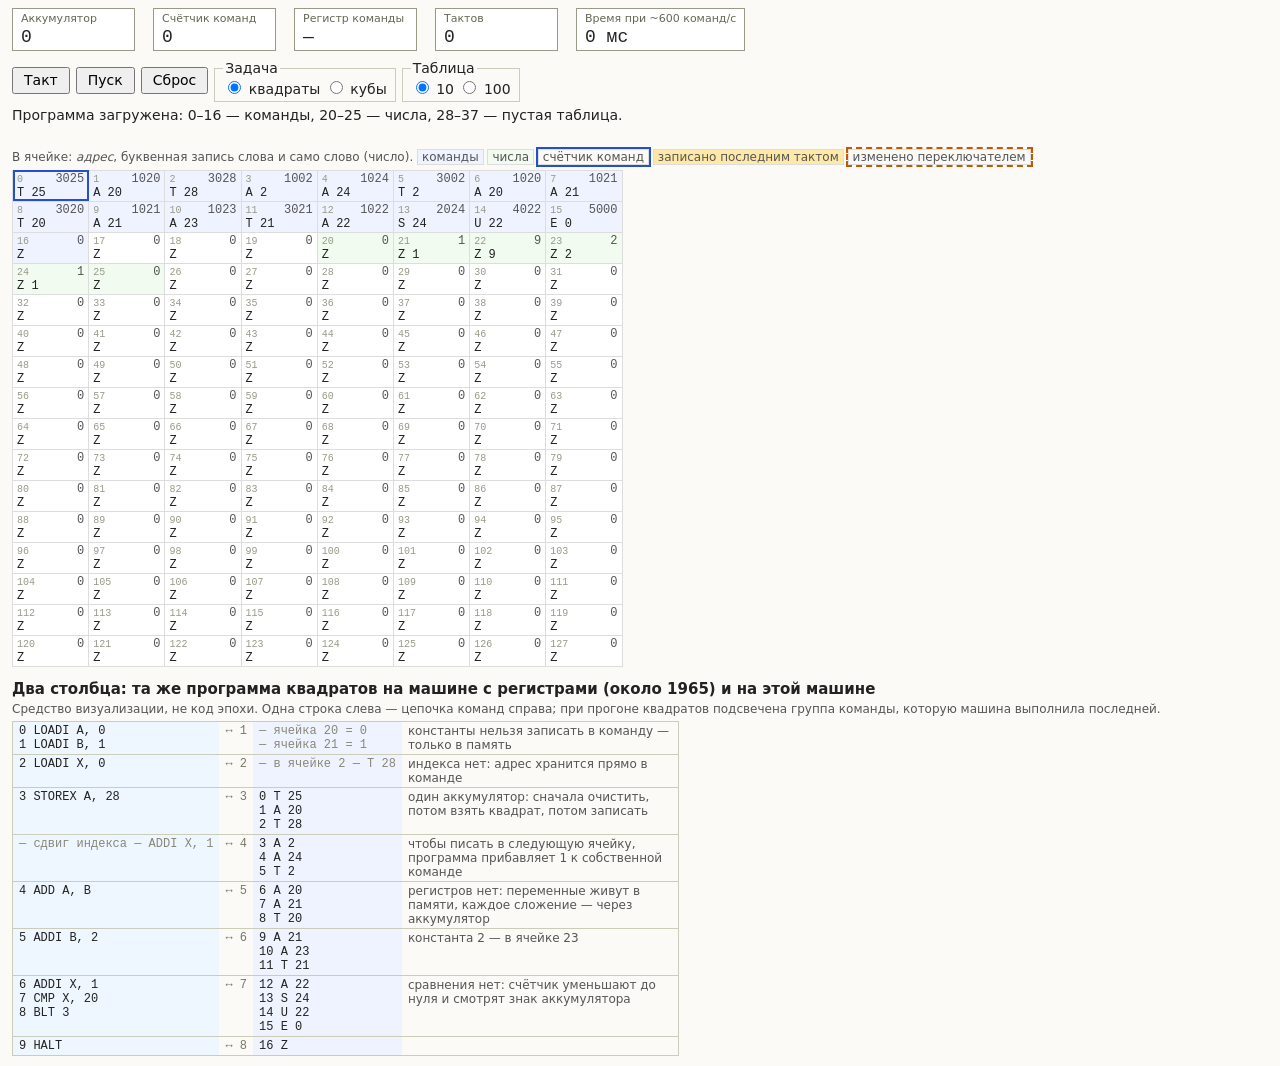
<file: src/TimeSlices.Web/Content/slices/eniac-1946/examples/squares/implementations/stored-program-1949/index.html>
<!DOCTYPE html>
<!-- Средство визуализации, не код эпохи: учебная машина с хранимой программой (не EDSAC и не эмуляция
     настоящей машины, CLAUDE.md). Показываемый код — code/squares.txt и code/cubes.txt; их копии ниже
     (id="program", id="cubes") должны совпадать с ними дословно (ADR 0006): машина загружает память из этих копий.
     Этот файл и machine.js — копии в реализациях stored-program-1949-overview и stored-program-1949; отличаются
     только атрибут data-mode у body и блоки «только полный режим» (их сверяет тест). -->
<html lang="ru">
<head>
<meta charset="utf-8">
<title>Таблица квадратов: учебная машина, 1949</title>
<style>
  body { margin: 0; padding: 8px 12px; font: 14px/1.35 system-ui, sans-serif; background: #fbfaf6; color: #222; }
  #top { display: flex; flex-wrap: wrap; gap: 8px 18px; align-items: flex-end; }
  .reg { border: 1px solid #998; background: #fff; padding: 3px 8px; min-width: 7.5em; }
  .reg b { display: block; font-size: 11px; font-weight: normal; color: #665; }
  .reg span { font: 18px monospace; }
  #controls { display: flex; flex-wrap: wrap; gap: 6px; align-items: center; margin: 8px 0 4px; }
  button { font: inherit; padding: 2px 10px; }
  fieldset { display: inline; border: 1px solid #ccb; padding: 0 8px 2px; margin: 0; }
  #status { min-height: 2.7em; margin: 4px 0 6px; }
  #status.error { color: #a00; }
  #memory { border-collapse: collapse; font: 12px monospace; }
  #memory td { border: 1px solid #ddd; padding: 1px 4px; width: 5.6em; vertical-align: top; background: #fff; }
  #memory td i { font-style: normal; color: #998; font-size: 10px; }
  #memory td .w { color: #555; float: right; }
  #memory td.prog { background: #eef3ff; }
  #memory td.data { background: #f2fbef; }
  #memory td.pc { outline: 2px solid #2650c9; outline-offset: -2px; }
  #memory td.changed { background: #ffe9a8; }
  #memory td.toggled { outline: 2px dashed #c05a00; outline-offset: -2px; }
  #legend { font-size: 12px; color: #555; margin: 4px 0; }
  #legend span { padding: 0 4px; border: 1px solid #ddd; }
  #printer { font: 12px monospace; color: #333; }
  body[data-mode=overview] .full-only { display: none; }
  #compare h2 { font-size: 15px; margin: 12px 0 2px; }
  #compare p { font-size: 12px; color: #555; margin: 2px 0 4px; }
  #compare-table { border-collapse: collapse; font: 12px monospace; }
  #compare-table td { border-top: 1px solid #ccb; border-bottom: 1px solid #ccb; padding: 2px 6px; vertical-align: top; }
  #compare-table td.left { background: #eef6ff; border-left: 1px solid #ccb; }
  #compare-table td.right { background: #eef3ff; }
  #compare-table td.link { color: #776; white-space: nowrap; text-align: center; }
  #compare-table td.why { font: 12px system-ui, sans-serif; color: #555; border-right: 1px solid #ccb; max-width: 22em; }
  #compare-table td .note { color: #887; }
  #compare-table tr.current td { background: #fff3c4; }
  #compare-table tr.current td.left div:not(.note), #compare-table div.now { font-weight: bold; }
  #compare-table div.now { outline: 2px solid #2650c9; outline-offset: -1px; }
</style>
</head>
<body data-mode="full">
<div id="top">
  <div class="reg"><b>Аккумулятор</b><span id="acc">0</span></div>
  <div class="reg"><b>Счётчик команд</b><span id="pc">0</span></div>
  <div class="reg"><b>Регистр команды</b><span id="ir">—</span></div>
  <div class="reg"><b>Тактов</b><span id="ticks">0</span></div>
  <div class="reg"><b>Время при ~600 команд/с</b><span id="time">0 мс</span></div>
</div>
<div id="controls">
  <button type="button" id="step">Такт</button>
  <button type="button" id="run">Пуск</button>
  <button type="button" id="reset">Сброс</button>
  <fieldset><legend>Задача</legend>
    <label><input type="radio" name="task" value="program" checked> квадраты</label>
    <label><input type="radio" name="task" value="cubes"> кубы</label>
  </fieldset>
  <fieldset><legend>Таблица</legend>
    <label><input type="radio" name="n" value="9" checked> 10</label>
    <label><input type="radio" name="n" value="99"> 100</label>
  </fieldset>
</div>
<p id="status" aria-live="polite"></p>
<p id="legend">В ячейке: <i>адрес</i>, буквенная запись слова и само слово (число).
  <span class="full-only" style="background:#eef3ff">команды</span> <span class="full-only" style="background:#f2fbef">числа</span>
  <span style="outline:2px solid #2650c9">счётчик команд</span> <span style="background:#ffe9a8">записано последним тактом</span>
  <span style="outline:2px dashed #c05a00">изменено переключателем</span></p>
<table id="memory" aria-label="Память: 128 ячеек"></table>
<p id="printer"></p>
<script type="text/plain" id="program" data-code="code/squares.txt">Таблица квадратов через разности: (n + 1)² = n² + (2n + 1). Только сложение.
Учебная машина: слово команды = код операции × 1000 + адрес.
Коды операций: Z 0, A 1, S 2, T 3, U 4, E 5, G 6, O 7.

Адрес  Команда  Слово  Смысл
    0  T 25      3025  очистить аккумулятор
    1  A 20      1020  взять текущий квадрат
    2  T 28      3028  записать в таблицу — эту команду программа меняет
    3  A 2       1002  взять саму команду из ячейки 2 как число
    4  A 24      1024  прибавить 1 — адрес в команде сдвинулся
    5  T 2       3002  вернуть команду на место: теперь T 29
    6  A 20      1020  квадрат += разность
    7  A 21      1021
    8  T 20      3020
    9  A 21      1021  разность += 2
   10  A 23      1023
   11  T 21      3021
   12  A 22      1022  счётчик −= 1
   13  S 24      2024
   14  U 22      4022
   15  E 0       5000  если счётчик ≥ 0 — следующий проход
   16  Z            0  стоп

Адрес  Число  Смысл
   20      0  текущий квадрат
   21      1  разность
   22      9  счётчик: N − 1 (10 квадратов — 9, 100 квадратов — 99)
   23      2  константа 2
   24      1  константа 1
   25      0  рабочая
28–37      0  таблица (для 100 квадратов — 28–127), в начале пустая
</script>
<script type="text/plain" id="cubes" data-code="code/cubes.txt">Таблица кубов через разности: куб += d1, d1 += d2, d2 += 6. Только сложение.
Учебная машина: слово команды = код операции × 1000 + адрес.
Коды операций: Z 0, A 1, S 2, T 3, U 4, E 5, G 6, O 7.

Адрес  Команда  Слово  Смысл
    0  T 25      3025  очистить аккумулятор
    1  A 20      1020  взять текущий куб
    2  T 28      3028  записать в таблицу — эту команду программа меняет
    3  A 2       1002  взять саму команду из ячейки 2 как число
    4  A 24      1024  прибавить 1 — адрес в команде сдвинулся
    5  T 2       3002  вернуть команду на место: теперь T 29
    6  A 20      1020  куб += d1
    7  A 21      1021
    8  T 20      3020
    9  A 21      1021  d1 += d2
   10  A 26      1026
   11  T 21      3021
   12  A 26      1026  d2 += 6
   13  A 23      1023
   14  T 26      3026
   15  A 22      1022  счётчик −= 1
   16  S 24      2024
   17  U 22      4022
   18  E 0       5000  если счётчик ≥ 0 — следующий проход
   19  Z            0  стоп

Адрес  Число  Смысл
   20      0  текущий куб
   21      1  d1 — первая разность
   22      9  счётчик: N − 1 (10 кубов — 9, 100 кубов — 99)
   23      6  константа 6
   24      1  константа 1
   25      0  рабочая
   26      6  d2 — вторая разность
28–37      0  таблица (для 100 кубов — 28–127), в начале пустая
</script>
<!-- только полный режим -->
<section id="compare" aria-label="Два столбца">
  <h2>Два столбца: та же программа квадратов на машине с регистрами (около 1965) и на этой машине</h2>
  <p>Средство визуализации, не код эпохи. Одна строка слева — цепочка команд справа; при прогоне квадратов подсвечена
    группа команды, которую машина выполнила последней. <span id="compare-note"></span></p>
  <table id="compare-table" aria-label="Соответствие команд двух машин"></table>
</section>
<script type="text/plain" id="columns" data-code="code/compare.txt">Квадраты на двух машинах. Слева — машина с регистрами (около 1965), справа — машина с аккумулятором (1949).
Одна строка слева — цепочка справа; номер группы связывает их. Слева 10 команд, справа 17; цикл — 6 против 16.

Гр | Машина с регистрами             | Машина с аккумулятором   | Почему справа длиннее
 1 |  0  LOADI  A, 0                 | —   ячейка 20 = 0        | константы нельзя записать в команду — только в память
 1 |  1  LOADI  B, 1                 | —   ячейка 21 = 1        |
 2 |  2  LOADI  X, 0                 | —   в ячейке 2 — T 28    | индекса нет: адрес хранится прямо в команде
 3 |  3  STOREX A, 28                |  0  T 25                 | один аккумулятор: сначала очистить, потом взять квадрат, потом записать
 3 |                                 |  1  A 20                 |
 3 |                                 |  2  T 28                 |
 4 | —   сдвиг индекса — ADDI X, 1   |  3  A 2                  | чтобы писать в следующую ячейку, программа прибавляет 1 к собственной команде
 4 |                                 |  4  A 24                 |
 4 |                                 |  5  T 2                  |
 5 |  4  ADD    A, B                 |  6  A 20                 | регистров нет: переменные живут в памяти, каждое сложение — через аккумулятор
 5 |                                 |  7  A 21                 |
 5 |                                 |  8  T 20                 |
 6 |  5  ADDI   B, 2                 |  9  A 21                 | константа 2 — в ячейке 23
 6 |                                 | 10  A 23                 |
 6 |                                 | 11  T 21                 |
 7 |  6  ADDI   X, 1                 | 12  A 22                 | сравнения нет: счётчик уменьшают до нуля и смотрят знак аккумулятора
 7 |  7  CMP    X, 20                | 13  S 24                 |
 7 |  8  BLT    3                    | 14  U 22                 |
 7 |                                 | 15  E 0                  |
 8 |  9  HALT                        | 16  Z                    |
</script>
<!-- /только полный режим -->
<script src="machine.js"></script>
</body>
</html>
</file>
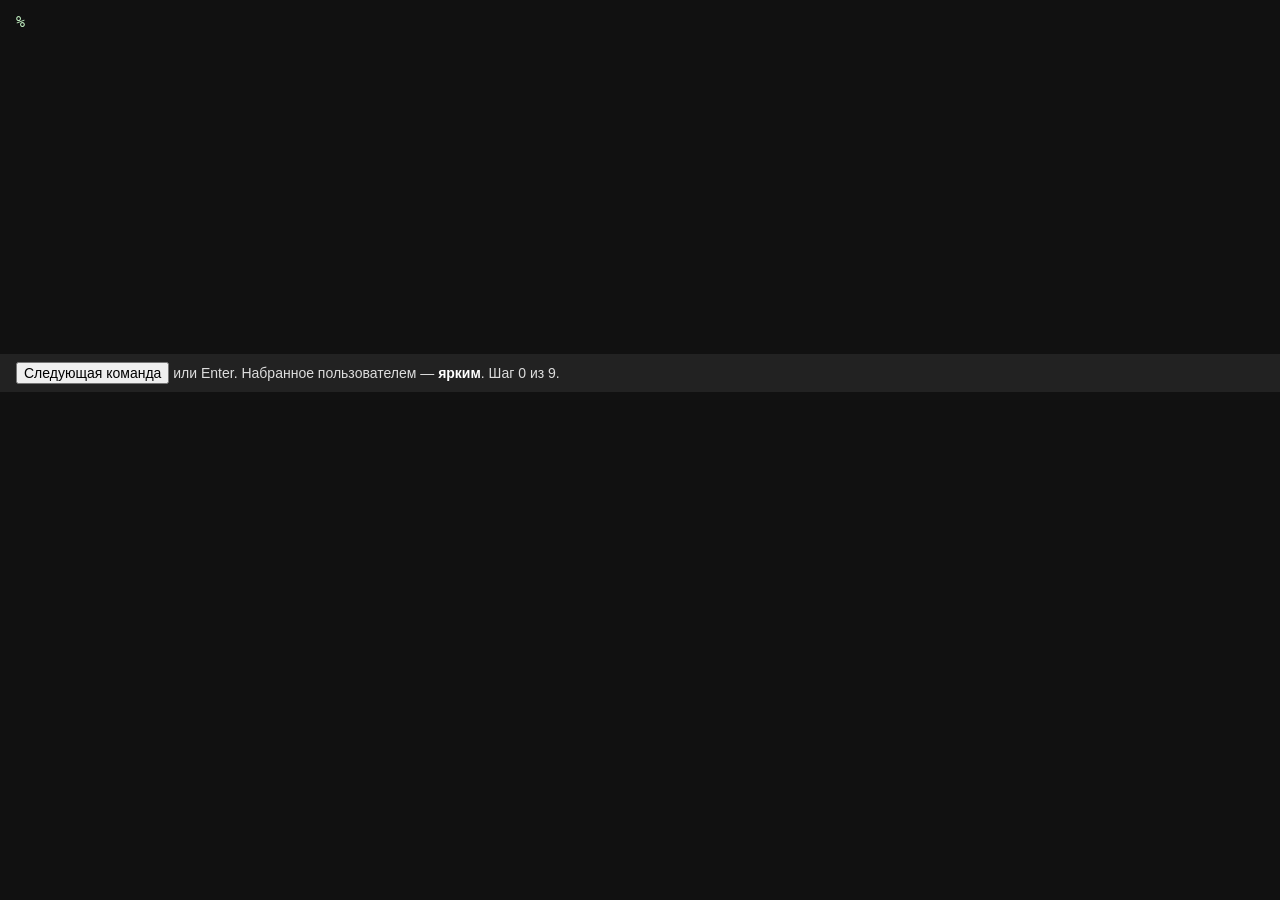
<file: src/TimeSlices.Web/Content/slices/net-before-web-1992/examples/directory/implementations/ftp-1992/index.html>
<!DOCTYPE html>
<!-- Средство визуализации, не код эпохи: имитация терминала для показа сеанса FTP 1992 года.
     Показываемый код — code/session.txt; его копия ниже (id="transcript") должна совпадать с ним дословно. -->
<html lang="ru">
<head>
<meta charset="utf-8">
<title>Справочник: сеанс FTP, 1992</title>
<style>
  body { margin: 0; background: #111; color: #c8f7c8; font: 15px/1.35 monospace; }
  #screen { margin: 0; padding: 12px 16px; white-space: pre-wrap; min-height: 22em; }
  #screen .hit { background: #c8f7c8; color: #111; }
  #screen .typed { color: #fff; font-weight: bold; }
  #bar { padding: 8px 16px; background: #222; color: #ddd; font: 14px sans-serif; }
  button { font: inherit; }
</style>
</head>
<body>
<pre id="screen"></pre>
<div id="bar">
  <button id="next" type="button">Следующая команда</button>
  <span id="hint">или Enter. Набранное пользователем — <b style="color:#fff">ярким</b>. Шаг <span id="step">0</span> из <span id="total"></span>.</span>
</div>
<script type="text/plain" id="transcript" data-code="code/session.txt">% ftp -d ftp.phys.example.edu
Connected to ftp.phys.example.edu.
220 ftp.phys.example.edu FTP server (Version 5.60) ready.
Name (ftp.phys.example.edu:smirnov): anonymous
---> USER anonymous
331 Guest login ok, send e-mail address as password.
Password:
---> PASS XXXX
230 Guest login ok, access restrictions apply.
ftp> cd pub/staff
---> CWD pub/staff
250 CWD command successful.
ftp> ls
---> PORT 192,0,2,17,4,1
200 PORT command successful.
---> NLST
150 Opening ASCII mode data connection for file list.
README
staff.txt
226 Transfer complete.
ftp> get staff.txt
local: staff.txt remote: staff.txt
---> PORT 192,0,2,17,4,2
200 PORT command successful.
---> RETR staff.txt
150 Opening ASCII mode data connection for staff.txt (8192 bytes).
226 Transfer complete.
8192 bytes received in 2.1 seconds (3.8 Kbytes/s)
ftp> quit
---> QUIT
221 Goodbye.
% vi staff.txt
</script>
<script type="text/plain" id="staff">
Кафедра физики. Список сотрудников.            Октябрь 1992.

Фамилия, имя, отчество        Должность          Телефон  Комната
----------------------------  -----------------  -------  -------
Петров Пётр Сергеевич         заведующий         4410     301
Иванов Иван Иванович          профессор          4417     312
Сидорова Анна Михайловна      доцент             4421     315
Козлов Андрей Николаевич      доцент             4423     318
Морозова Елена Викторовна     ассистент          4425     320
Волков Дмитрий Олегович       инженер            4430     лаб. 104
~
~
"staff.txt" 10 lines
/Иванов
</script>
<!-- Письмо коллеги (стоп-кадр 1): терминал его не показывает, копия нужна для сверки с показом (ADR 0006). -->
<script type="text/plain" id="letter" data-code="code/letter.txt">From: sidorova@phys.example.edu (Anna Sidorova)
Date: Fri, 2 Oct 92 17:41:05 EDT
To: smirnov@math.example.edu
Subject: Re: telefon Ivanova

Сергей Петрович,

телефона Ивана Ивановича я на память не помню, но весь список
сотрудников кафедры теперь лежит у нас на анонимном FTP:

    ftp.phys.example.edu:/pub/staff/staff.txt

Входите под именем anonymous, вместо пароля наберите свой адрес
почты. Список обновляем раз в семестр; в том же каталоге есть README.

А. Сидорова
</script>
<script src="terminal.js"></script>
</body>
</html>
</file>
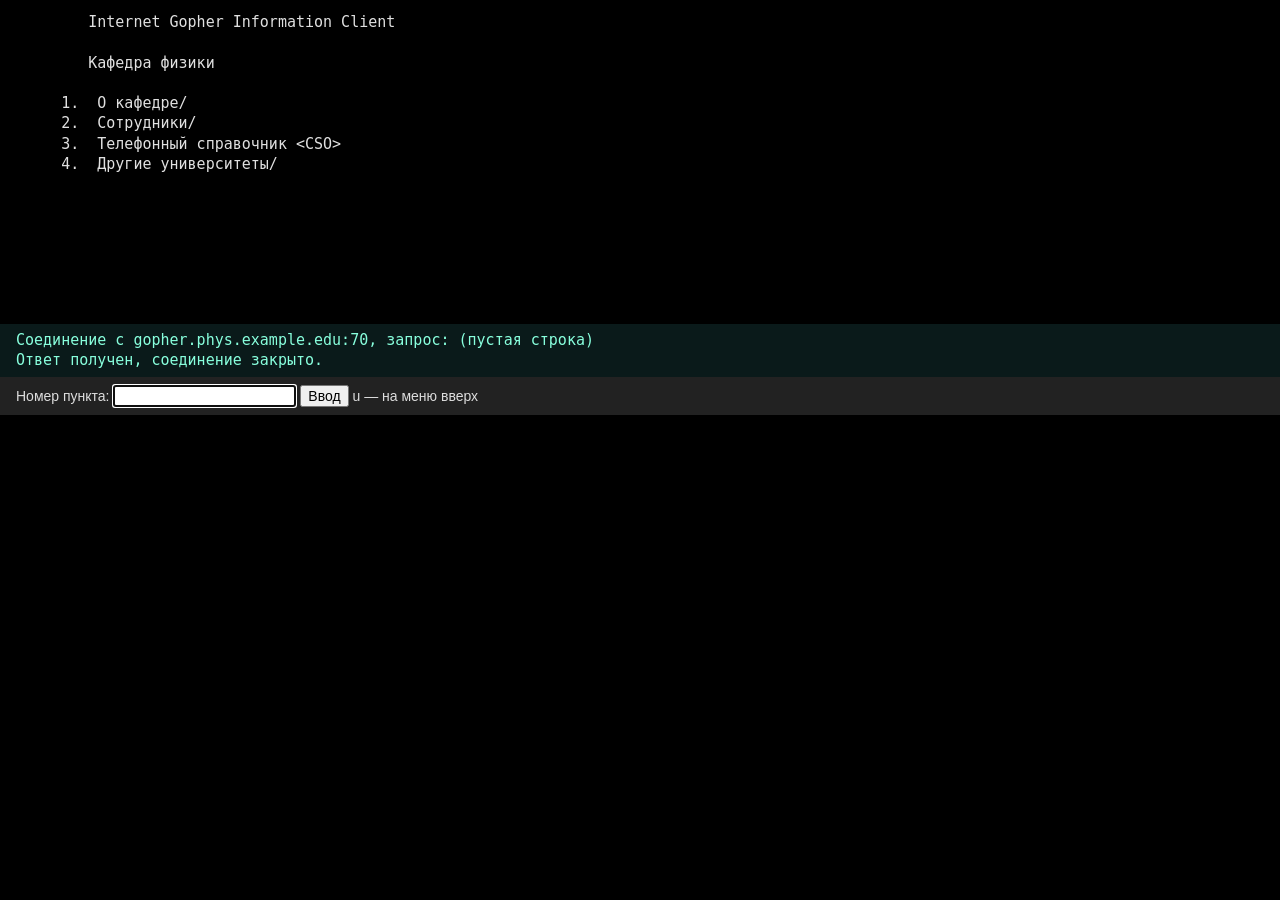
<file: src/TimeSlices.Web/Content/slices/net-before-web-1992/examples/directory/implementations/gopher-1992/index.html>
<!DOCTYPE html>
<!-- Средство визуализации, не код эпохи: имитация текстового клиента Gopher 1992 года.
     Показываемый код — code/menu.txt; его копия ниже (id="menus") должна совпадать с ним дословно. -->
<html lang="ru">
<head>
<meta charset="utf-8">
<title>Справочник: меню Gopher, 1992</title>
<style>
  body { margin: 0; background: #000; color: #e0e0e0; font: 15px/1.35 monospace; }
  #screen { margin: 0; padding: 12px 16px; white-space: pre-wrap; min-height: 20em; }
  #screen .item { cursor: pointer; }
  #screen .item:hover { color: #fff; text-decoration: underline; }
  #wire { margin: 0; padding: 6px 16px; color: #8fd; background: #0a1a1a; white-space: pre-wrap; }
  #bar { padding: 8px 16px; background: #222; color: #ddd; font: 14px sans-serif; }
  input, button { font: inherit; }
</style>
</head>
<body>
<pre id="screen"></pre>
<pre id="wire"></pre>
<form id="bar">
  <label><span id="label">Номер пункта:</span> <input id="input" size="20" autocomplete="off" autofocus></label>
  <button type="submit">Ввод</button>
  <span id="hint">u — на меню вверх</span>
</form>
<script type="text/plain" id="menus" data-code="code/menu.txt">1О кафедре	/about	gopher.phys.example.edu	70
1Сотрудники	/staff	gopher.phys.example.edu	70
2Телефонный справочник		ns.phys.example.edu	105
1Другие университеты	/	gopher.list.example.org	70
.
0Список сотрудников	/staff/staff.txt	gopher.phys.example.edu	70
2Телефонный справочник		ns.phys.example.edu	105
.
</script>
<script src="gopher.js"></script>
</body>
</html>
</file>
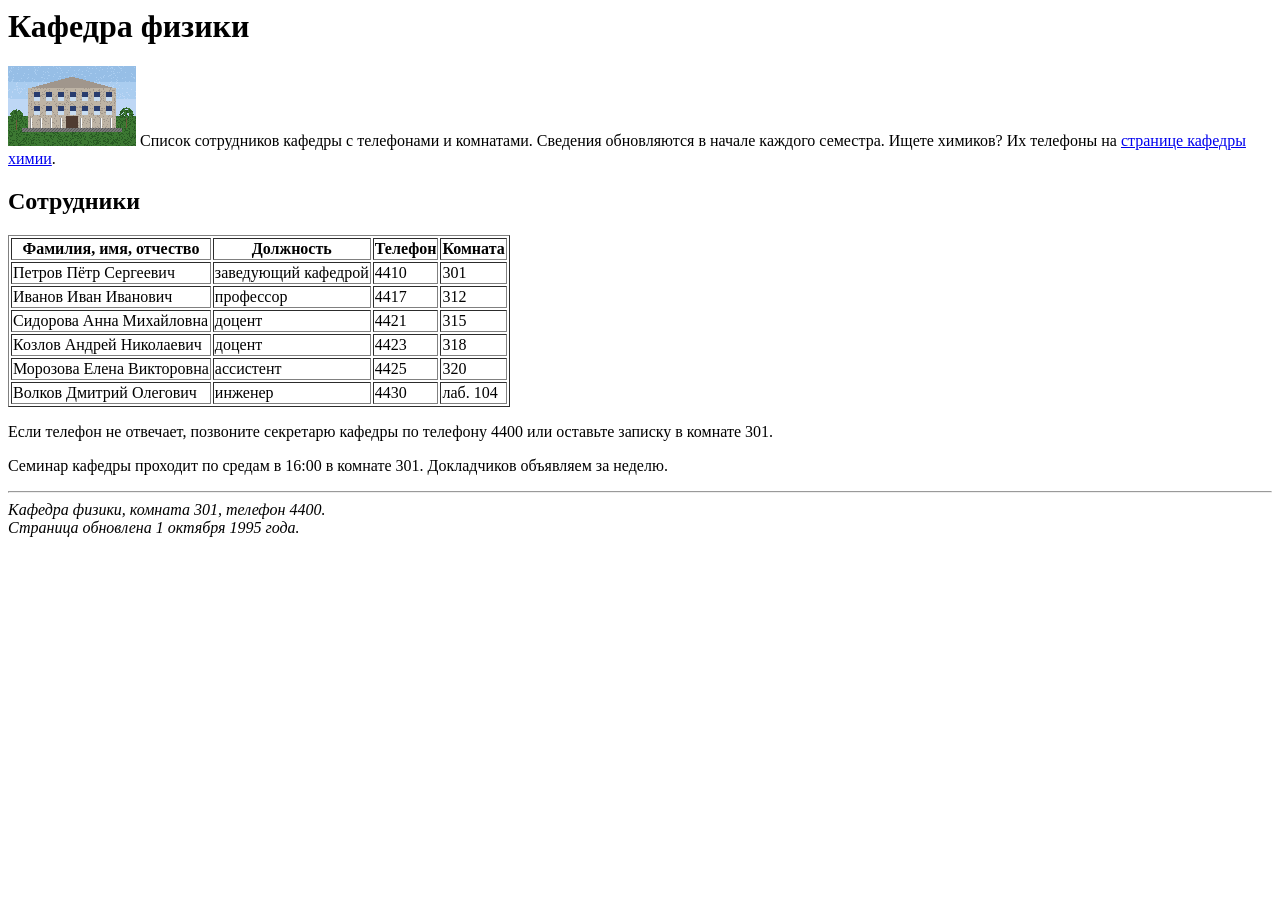
<file: src/TimeSlices.Web/Content/slices/net-before-web-1992/examples/directory/implementations/web-1995/code/index.html>
<HTML>
<HEAD>
<TITLE>Кафедра физики: сотрудники</TITLE>
</HEAD>
<BODY>
<H1>Кафедра физики</H1>
<P><IMG SRC="dept.gif" ALT="[Здание кафедры]">
Список сотрудников кафедры с телефонами и комнатами. Сведения
обновляются в начале каждого семестра. Ищете химиков? Их телефоны
на <A HREF="chem/index.html">странице кафедры химии</A>.
<H2>Сотрудники</H2>
<TABLE BORDER>
<TR><TH>Фамилия, имя, отчество</TH><TH>Должность</TH><TH>Телефон</TH><TH>Комната</TH></TR>
<TR><TD>Петров Пётр Сергеевич</TD><TD>заведующий кафедрой</TD><TD>4410</TD><TD>301</TD></TR>
<TR><TD>Иванов Иван Иванович</TD><TD>профессор</TD><TD>4417</TD><TD>312</TD></TR>
<TR><TD>Сидорова Анна Михайловна</TD><TD>доцент</TD><TD>4421</TD><TD>315</TD></TR>
<TR><TD>Козлов Андрей Николаевич</TD><TD>доцент</TD><TD>4423</TD><TD>318</TD></TR>
<TR><TD>Морозова Елена Викторовна</TD><TD>ассистент</TD><TD>4425</TD><TD>320</TD></TR>
<TR><TD>Волков Дмитрий Олегович</TD><TD>инженер</TD><TD>4430</TD><TD>лаб. 104</TD></TR>
</TABLE>
<P>Если телефон не отвечает, позвоните секретарю кафедры по телефону 4400
или оставьте записку в комнате 301.
<P>Семинар кафедры проходит по средам в 16:00 в комнате 301.
Докладчиков объявляем за неделю.
<HR>
<ADDRESS>
Кафедра физики, комната 301, телефон 4400.<BR>
Страница обновлена 1 октября 1995 года.
</ADDRESS>
</BODY>
</HTML>
</file>
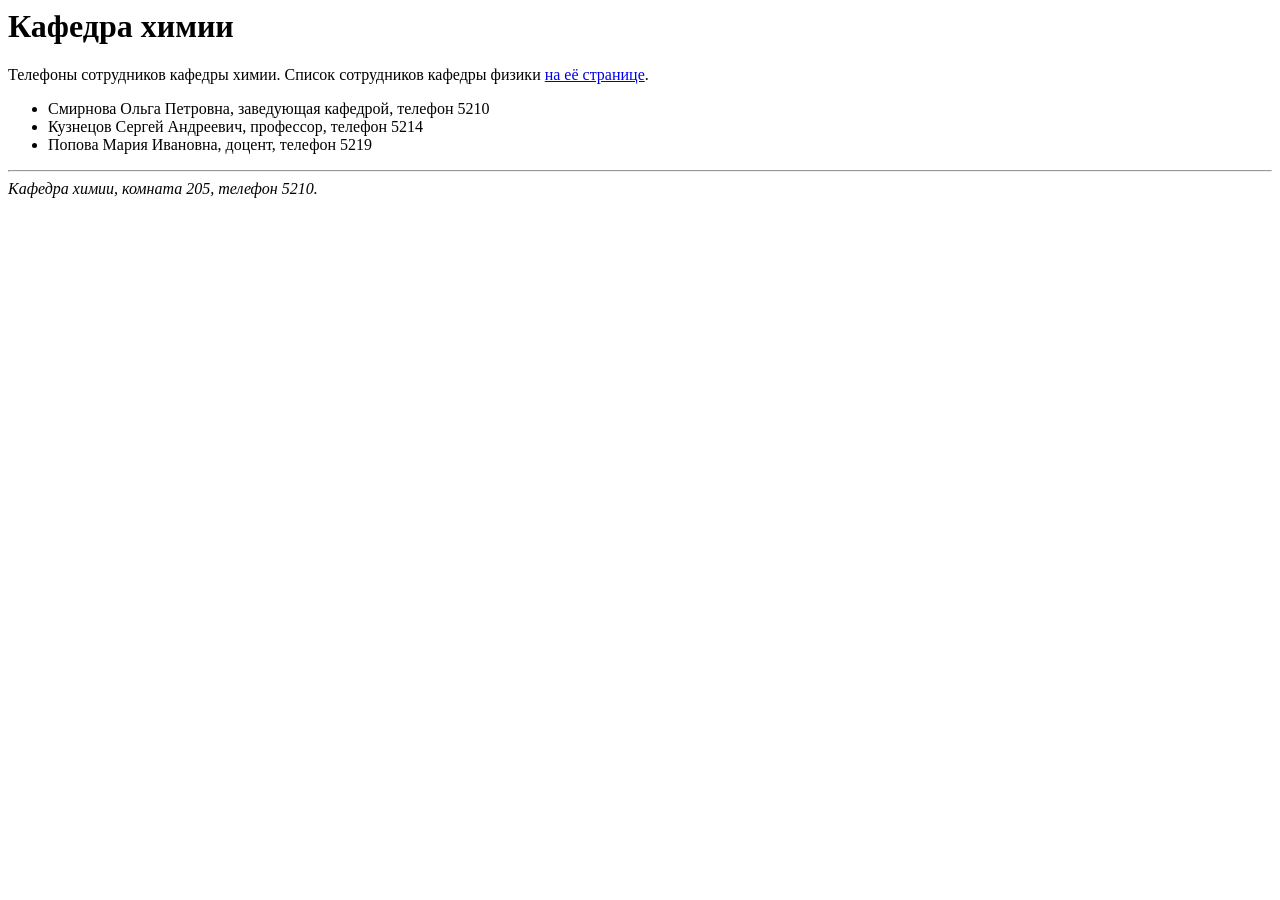
<file: src/TimeSlices.Web/Content/slices/net-before-web-1992/examples/directory/implementations/web-1995/code/chem/index.html>
<HTML>
<HEAD>
<TITLE>Кафедра химии: сотрудники</TITLE>
</HEAD>
<BODY>
<H1>Кафедра химии</H1>
<P>Телефоны сотрудников кафедры химии. Список сотрудников кафедры физики
<A HREF="../index.html">на её странице</A>.
<UL>
<LI>Смирнова Ольга Петровна, заведующая кафедрой, телефон 5210
<LI>Кузнецов Сергей Андреевич, профессор, телефон 5214
<LI>Попова Мария Ивановна, доцент, телефон 5219
</UL>
<HR>
<ADDRESS>Кафедра химии, комната 205, телефон 5210.</ADDRESS>
</BODY>
</HTML>
</file>
